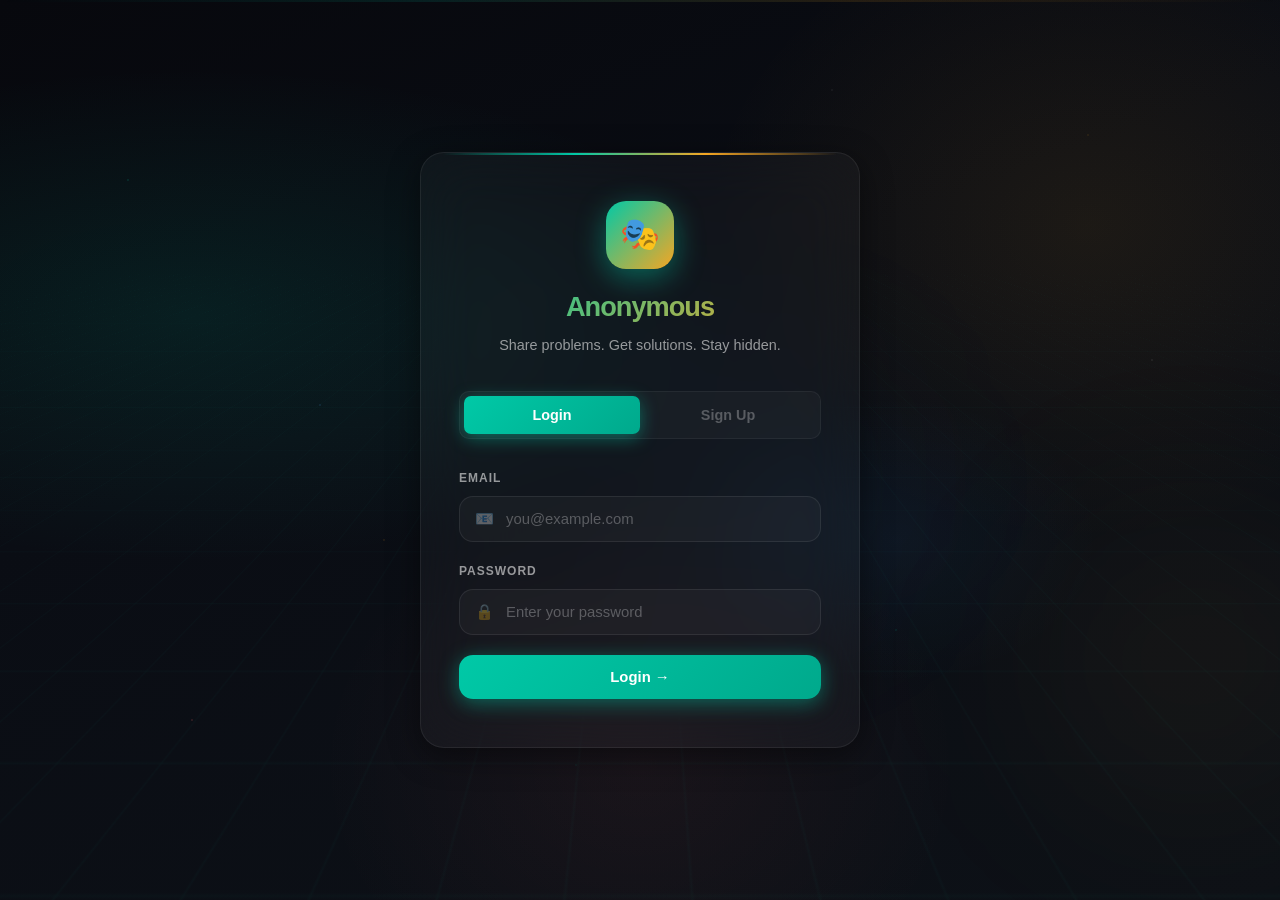
<file: frontend/index.html>
<!DOCTYPE html>
<html lang="en">
<head>
  <meta charset="UTF-8">
  <meta name="viewport" content="width=device-width, initial-scale=1.0">
  <title>Anonymous · Login</title>
  <link rel="stylesheet" href="css/glass.css">
</head>
<body data-page="auth">

  <div class="mesh-bg"></div>
  <div class="glow-orb"></div>
  <div class="glow-orb"></div>
  <div class="glow-orb"></div>
  <div class="scan-line"></div>

  <div class="auth-page page-wrapper">
    <div class="auth-glass glass-static">

      <div class="auth-logo">
        <div class="auth-logo-icon">🎭</div>
        <h1>Anonymous</h1>
        <p>Share problems. Get solutions. Stay hidden.</p>
      </div>

      <div class="auth-switcher">
        <button class="auth-switcher-btn active" id="tabLogin">Login</button>
        <button class="auth-switcher-btn" id="tabSignup">Sign Up</button>
      </div>

      <form id="formLogin">
        <div class="field">
          <label class="field-label">Email</label>
          <div class="field-input-wrap">
            <span class="field-icon">📧</span>
            <input class="field-input" type="email" id="lEmail" placeholder="you@example.com" required>
          </div>
        </div>
        <div class="field">
          <label class="field-label">Password</label>
          <div class="field-input-wrap">
            <span class="field-icon">🔒</span>
            <input class="field-input" type="password" id="lPass" placeholder="Enter your password" required>
          </div>
        </div>
        <button type="submit" class="btn btn-glow">Login →</button>
      </form>

      <form id="formSignup" class="hidden">
        <div class="field">
          <label class="field-label">Email</label>
          <div class="field-input-wrap">
            <span class="field-icon">📧</span>
            <input class="field-input" type="email" id="sEmail" placeholder="you@example.com" required>
          </div>
        </div>
        <div class="field">
          <label class="field-label">Password</label>
          <div class="field-input-wrap">
            <span class="field-icon">🔒</span>
            <input class="field-input" type="password" id="sPass" placeholder="Min 6 characters" required>
          </div>
        </div>
        <div class="field">
          <label class="field-label">Confirm Password</label>
          <div class="field-input-wrap">
            <span class="field-icon">🔒</span>
            <input class="field-input" type="password" id="sConfirm" placeholder="Re-enter password" required>
          </div>
        </div>
        <button type="submit" class="btn btn-glow">Create Account →</button>
      </form>

    </div>
  </div>

  <script src="js/glass-app.js"></script>
</body>
</html>
</file>
<file: frontend/css/glass.css>
/* ═══════════════════════════════════════
   RESET & VARIABLES
   ═══════════════════════════════════════ */
   *,
   *::before,
   *::after {
     margin: 0;
     padding: 0;
     box-sizing: border-box;
   }
   
   :root {
     --accent: #00C9A7;
     --accent-light: #00E8C6;
     --accent-glow: rgba(0, 201, 167, 0.45);
     --accent-2: #F5A623;
     --accent-2-light: #FFBE4F;
     --accent-2-glow: rgba(245, 166, 35, 0.35);
     --accent-3: #FF6B6B;
     --accent-3-glow: rgba(255, 107, 107, 0.3);
     --glass-bg: rgba(255, 255, 255, 0.03);
     --glass-bg-hover: rgba(255, 255, 255, 0.07);
     --glass-border: rgba(255, 255, 255, 0.07);
     --glass-border-hover: rgba(255, 255, 255, 0.15);
     --glass-blur: 28px;
     --text: #F0F0F0;
     --text-dim: rgba(240, 240, 240, 0.6);
     --text-muted: rgba(240, 240, 240, 0.3);
     --danger: #FF6B6B;
     --success: #00C9A7;
     --warning: #F5A623;
     --info: #4DA6FF;
     --radius-xl: 24px;
     --radius-lg: 20px;
     --radius-md: 14px;
     --radius-sm: 10px;
     --radius-full: 50px;
     --shadow: 0 8px 32px rgba(0, 0, 0, 0.45);
     --shadow-glow: 0 0 40px rgba(0, 201, 167, 0.12);
     --transition: 0.35s cubic-bezier(0.25, 0.46, 0.45, 0.94);
     --font: 'Inter', -apple-system, BlinkMacSystemFont, 'Segoe UI', sans-serif;
   }
   
   @import url('https://fonts.googleapis.com/css2?family=Inter:wght@300;400;500;600;700;800;900&display=swap');
   
   html { scroll-behavior: smooth; }
   
   body {
     font-family: var(--font);
     color: var(--text);
     min-height: 100vh;
     overflow-x: hidden;
     line-height: 1.6;
     -webkit-font-smoothing: antialiased;
     background: #07080D;
   }
   
   a { text-decoration: none; color: inherit; }
   .hidden { display: none !important; }
   
   /* ═══════════════════════════════════════
      MESH GRADIENT BACKGROUND
      ═══════════════════════════════════════ */
   .mesh-bg {
     position: fixed;
     inset: 0;
     z-index: 0;
     pointer-events: none;
     overflow: hidden;
     background:
       radial-gradient(ellipse 80% 50% at 15% 35%, rgba(0, 201, 167, 0.1) 0%, transparent 55%),
       radial-gradient(ellipse 60% 70% at 85% 25%, rgba(245, 166, 35, 0.08) 0%, transparent 50%),
       radial-gradient(ellipse 50% 60% at 50% 85%, rgba(255, 107, 107, 0.06) 0%, transparent 50%),
       radial-gradient(ellipse 40% 40% at 70% 60%, rgba(77, 166, 255, 0.05) 0%, transparent 40%),
       linear-gradient(160deg, #07080D 0%, #0A0D14 40%, #0D1117 100%);
   }
   
   /* Hex Grid */
   .mesh-bg::before {
     content: '';
     position: absolute;
     inset: -50%;
     background-image:
       linear-gradient(rgba(0, 201, 167, 0.025) 1px, transparent 1px),
       linear-gradient(90deg, rgba(0, 201, 167, 0.025) 1px, transparent 1px);
     background-size: 50px 50px;
     animation: gridDrift 25s linear infinite;
     transform: perspective(500px) rotateX(60deg);
     transform-origin: center center;
   }
   
   @keyframes gridDrift {
     0% { transform: perspective(500px) rotateX(60deg) translateY(0); }
     100% { transform: perspective(500px) rotateX(60deg) translateY(50px); }
   }
   
   /* Star Particles */
   .mesh-bg::after {
     content: '';
     position: absolute;
     inset: 0;
     background-image:
       radial-gradient(1px 1px at 10% 20%, rgba(0, 232, 198, 0.35) 0%, transparent 100%),
       radial-gradient(1px 1px at 30% 60%, rgba(245, 166, 35, 0.3) 0%, transparent 100%),
       radial-gradient(1px 1px at 50% 30%, rgba(255, 255, 255, 0.2) 0%, transparent 100%),
       radial-gradient(1px 1px at 70% 70%, rgba(0, 201, 167, 0.3) 0%, transparent 100%),
       radial-gradient(1px 1px at 90% 40%, rgba(255, 255, 255, 0.2) 0%, transparent 100%),
       radial-gradient(1.5px 1.5px at 15% 80%, rgba(255, 107, 107, 0.25) 0%, transparent 100%),
       radial-gradient(1px 1px at 85% 15%, rgba(245, 166, 35, 0.25) 0%, transparent 100%),
       radial-gradient(1px 1px at 45% 85%, rgba(0, 201, 167, 0.2) 0%, transparent 100%),
       radial-gradient(1px 1px at 65% 10%, rgba(255, 255, 255, 0.15) 0%, transparent 100%),
       radial-gradient(1.5px 1.5px at 25% 45%, rgba(77, 166, 255, 0.2) 0%, transparent 100%);
     animation: twinkle 8s ease-in-out infinite alternate;
   }
   
   @keyframes twinkle {
     0% { opacity: 0.5; }
     50% { opacity: 1; }
     100% { opacity: 0.6; }
   }
   
   /* Glow Orbs */
   .glow-orb {
     position: fixed;
     border-radius: 50%;
     filter: blur(100px);
     pointer-events: none;
     z-index: 0;
     animation: orbPulse 12s ease-in-out infinite alternate;
   }
   
   .glow-orb:nth-child(1) {
     width: 400px; height: 400px;
     background: rgba(0, 201, 167, 0.06);
     top: -5%; left: -5%;
     animation-duration: 15s;
   }
   
   .glow-orb:nth-child(2) {
     width: 300px; height: 300px;
     background: rgba(245, 166, 35, 0.05);
     bottom: 10%; right: -5%;
     animation-duration: 18s;
     animation-delay: -4s;
   }
   
   .glow-orb:nth-child(3) {
     width: 250px; height: 250px;
     background: rgba(77, 166, 255, 0.04);
     top: 40%; left: 50%;
     animation-duration: 20s;
     animation-delay: -8s;
   }
   
   @keyframes orbPulse {
     0% { opacity: 0.4; transform: scale(1); }
     50% { opacity: 0.8; transform: scale(1.15); }
     100% { opacity: 0.5; transform: scale(0.95); }
   }
   
   /* Scan Line */
   .scan-line {
     position: fixed;
     top: 0; left: 0; right: 0;
     height: 2px;
     background: linear-gradient(90deg, transparent, var(--accent), var(--accent-2), transparent);
     opacity: 0.12;
     z-index: 0;
     animation: scanMove 7s linear infinite;
     pointer-events: none;
   }
   
   @keyframes scanMove {
     0% { top: -2px; }
     100% { top: 100vh; }
   }
   
   /* ═══════════════════════════════════════
      GLASS CARD
      ═══════════════════════════════════════ */
   .glass {
     background: var(--glass-bg);
     backdrop-filter: blur(var(--glass-blur));
     -webkit-backdrop-filter: blur(var(--glass-blur));
     border: 1px solid var(--glass-border);
     border-radius: var(--radius-xl);
     box-shadow: var(--shadow);
     transition: var(--transition);
   }
   
   .glass:hover {
     background: var(--glass-bg-hover);
     border-color: var(--glass-border-hover);
     box-shadow: var(--shadow), var(--shadow-glow);
     transform: translateY(-3px);
   }
   
   .glass-static {
     background: var(--glass-bg);
     backdrop-filter: blur(var(--glass-blur));
     -webkit-backdrop-filter: blur(var(--glass-blur));
     border: 1px solid var(--glass-border);
     border-radius: var(--radius-xl);
     box-shadow: var(--shadow);
   }
   
   /* ═══════════════════════════════════════
      PAGE TRANSITIONS
      ═══════════════════════════════════════ */
   .page-wrapper {
     position: relative;
     z-index: 1;
     animation: fadeUp 0.6s cubic-bezier(0.16, 1, 0.3, 1) both;
   }
   
   @keyframes fadeUp {
     from { opacity: 0; transform: translateY(40px) scale(0.98); }
     to { opacity: 1; transform: translateY(0) scale(1); }
   }
   
   /* ═══════════════════════════════════════
      NAVBAR
      ═══════════════════════════════════════ */
   .nav {
     position: sticky;
     top: 0;
     z-index: 200;
     padding: 14px 0;
   }
   
   .nav-inner {
     max-width: 1280px;
     margin: 0 auto;
     padding: 10px 28px;
     display: flex;
     justify-content: space-between;
     align-items: center;
     background: rgba(7, 8, 13, 0.75);
     backdrop-filter: blur(30px);
     -webkit-backdrop-filter: blur(30px);
     border: 1px solid rgba(255, 255, 255, 0.05);
     border-radius: var(--radius-full);
   }
   
   .nav-brand {
     display: flex;
     align-items: center;
     gap: 12px;
     font-weight: 800;
     font-size: 1.15rem;
     letter-spacing: -0.5px;
   }
   
   .nav-brand-icon {
     width: 36px; height: 36px;
     background: linear-gradient(135deg, var(--accent), var(--accent-2));
     border-radius: 11px;
     display: grid;
     place-items: center;
     font-size: 1rem;
     box-shadow: 0 4px 15px var(--accent-glow);
   }
   
   .nav-links {
     display: flex;
     align-items: center;
     gap: 6px;
   }
   
   .nav-link {
     padding: 8px 18px;
     border-radius: var(--radius-full);
     font-size: 0.85rem;
     font-weight: 500;
     color: var(--text-dim);
     transition: var(--transition);
     cursor: pointer;
     border: none;
     background: none;
   }
   
   .nav-link:hover,
   .nav-link.active {
     color: var(--text);
     background: rgba(255, 255, 255, 0.06);
   }
   
   /* ═══════════════════════════════════════
      DROPDOWN MENU (Profile & Category)
      ═══════════════════════════════════════ */
   .dropdown {
     position: relative;
   }
   
   .dropdown-trigger {
     display: flex;
     align-items: center;
     gap: 8px;
     padding: 6px 16px 6px 8px;
     background: rgba(255, 255, 255, 0.05);
     border: 1px solid rgba(255, 255, 255, 0.08);
     border-radius: var(--radius-full);
     cursor: pointer;
     transition: var(--transition);
     font-family: var(--font);
     font-size: 0.85rem;
     font-weight: 500;
     color: var(--text);
   }
   
   .dropdown-trigger:hover {
     background: rgba(255, 255, 255, 0.1);
     border-color: rgba(255, 255, 255, 0.15);
   }
   
   .dropdown-trigger .trigger-avatar {
     width: 30px; height: 30px;
     background: linear-gradient(135deg, var(--accent), var(--accent-2));
     border-radius: 50%;
     display: grid;
     place-items: center;
     font-size: 0.75rem;
     font-weight: 700;
   }
   
   .dropdown-trigger .trigger-arrow {
     font-size: 0.6rem;
     transition: var(--transition);
     margin-left: 4px;
   }
   
   .dropdown.open .trigger-arrow {
     transform: rotate(180deg);
   }
   
   .dropdown-trigger .trigger-icon {
     width: 30px; height: 30px;
     background: rgba(0, 201, 167, 0.12);
     border-radius: var(--radius-sm);
     display: grid;
     place-items: center;
     font-size: 0.85rem;
   }
   
   .dropdown-menu {
     position: absolute;
     top: calc(100% + 10px);
     right: 0;
     min-width: 240px;
     background: rgba(12, 14, 22, 0.96);
     backdrop-filter: blur(30px);
     -webkit-backdrop-filter: blur(30px);
     border: 1px solid rgba(255, 255, 255, 0.08);
     border-radius: var(--radius-lg);
     box-shadow: 0 20px 60px rgba(0, 0, 0, 0.6), 0 0 30px rgba(0, 201, 167, 0.06);
     padding: 8px;
     opacity: 0;
     visibility: hidden;
     transform: translateY(-10px) scale(0.96);
     transition: var(--transition);
     z-index: 300;
   }
   
   .dropdown.open .dropdown-menu {
     opacity: 1;
     visibility: visible;
     transform: translateY(0) scale(1);
   }
   
   .dropdown-menu.left-align {
     left: 0;
     right: auto;
   }
   
   .dropdown-header {
     padding: 14px 16px;
     border-bottom: 1px solid rgba(255, 255, 255, 0.06);
     margin-bottom: 6px;
   }
   
   .dropdown-header .dh-name {
     font-weight: 700;
     font-size: 0.95rem;
     margin-bottom: 2px;
   }
   
   .dropdown-header .dh-email {
     font-size: 0.78rem;
     color: var(--text-muted);
   }
   
   .dropdown-header .dh-badge {
     display: inline-flex;
     align-items: center;
     gap: 4px;
     margin-top: 8px;
     padding: 3px 10px;
     background: rgba(0, 201, 167, 0.12);
     border-radius: var(--radius-full);
     font-size: 0.7rem;
     font-weight: 600;
     color: var(--success);
   }
   
   .dropdown-item {
     display: flex;
     align-items: center;
     gap: 12px;
     width: 100%;
     padding: 11px 16px;
     border: none;
     background: none;
     color: var(--text-dim);
     font-family: var(--font);
     font-size: 0.88rem;
     font-weight: 500;
     cursor: pointer;
     border-radius: var(--radius-sm);
     transition: var(--transition);
     text-align: left;
   }
   
   .dropdown-item:hover {
     background: rgba(255, 255, 255, 0.06);
     color: var(--text);
   }
   
   .dropdown-item .di-icon {
     width: 32px; height: 32px;
     background: rgba(255, 255, 255, 0.04);
     border-radius: var(--radius-sm);
     display: grid;
     place-items: center;
     font-size: 0.9rem;
     flex-shrink: 0;
   }
   
   .dropdown-item.active {
     background: rgba(0, 201, 167, 0.08);
     color: var(--accent-light);
   }
   
   .dropdown-item.active .di-icon {
     background: rgba(0, 201, 167, 0.15);
   }
   
   .dropdown-item.danger { color: var(--danger); }
   .dropdown-item.danger:hover { background: rgba(255, 107, 107, 0.1); }
   
   .dropdown-divider {
     height: 1px;
     background: rgba(255, 255, 255, 0.06);
     margin: 6px 0;
   }
   
   /* Category label on dropdown trigger */
   .cat-label {
     max-width: 100px;
     overflow: hidden;
     text-overflow: ellipsis;
     white-space: nowrap;
   }
   
   /* ═══════════════════════════════════════
      CONTAINER
      ═══════════════════════════════════════ */
   .container {
     max-width: 1280px;
     margin: 0 auto;
     padding: 0 24px;
   }
   
   /* ═══════════════════════════════════════
      AUTH PAGE
      ═══════════════════════════════════════ */
   .auth-page {
     min-height: 100vh;
     display: grid;
     place-items: center;
     padding: 24px;
   }
   
   .auth-glass {
     width: 100%;
     max-width: 440px;
     padding: 48px 38px;
     position: relative;
     overflow: hidden;
   }
   
   .auth-glass::after {
     content: '';
     position: absolute;
     top: 0; left: 0; right: 0;
     height: 2px;
     background: linear-gradient(90deg, transparent 5%, var(--accent) 35%, var(--accent-2) 65%, transparent 95%);
   }
   
   .auth-logo {
     text-align: center;
     margin-bottom: 34px;
   }
   
   .auth-logo-icon {
     width: 68px; height: 68px;
     background: linear-gradient(135deg, var(--accent), var(--accent-2));
     border-radius: 20px;
     display: grid;
     place-items: center;
     font-size: 2rem;
     margin: 0 auto 16px;
     box-shadow: 0 8px 30px var(--accent-glow);
     animation: logoBreath 4s ease-in-out infinite alternate;
   }
   
   @keyframes logoBreath {
     from { box-shadow: 0 8px 30px var(--accent-glow); transform: scale(1); }
     to { box-shadow: 0 12px 50px rgba(0, 201, 167, 0.5); transform: scale(1.04); }
   }
   
   .auth-logo h1 {
     font-size: 1.7rem;
     font-weight: 800;
     letter-spacing: -1px;
     background: linear-gradient(135deg, var(--accent), var(--accent-2));
     -webkit-background-clip: text;
     -webkit-text-fill-color: transparent;
     background-clip: text;
   }
   
   .auth-logo p {
     color: var(--text-dim);
     font-size: 0.9rem;
     margin-top: 5px;
   }
   
   /* Switcher */
   .auth-switcher {
     display: flex;
     background: rgba(255, 255, 255, 0.03);
     border-radius: var(--radius-sm);
     padding: 4px;
     margin-bottom: 30px;
     border: 1px solid rgba(255, 255, 255, 0.05);
   }
   
   .auth-switcher-btn {
     flex: 1;
     padding: 11px;
     text-align: center;
     font-weight: 600;
     font-size: 0.9rem;
     color: var(--text-muted);
     border: none;
     background: none;
     border-radius: 7px;
     cursor: pointer;
     transition: var(--transition);
     font-family: var(--font);
   }
   
   .auth-switcher-btn.active {
     background: linear-gradient(135deg, var(--accent), #00a98c);
     color: #fff;
     box-shadow: 0 4px 18px var(--accent-glow);
   }
   
   /* ═══════════════════════════════════════
      FORM ELEMENTS
      ═══════════════════════════════════════ */
   .field {
     margin-bottom: 20px;
   }
   
   .field-label {
     display: block;
     font-size: 0.75rem;
     font-weight: 600;
     color: var(--text-dim);
     text-transform: uppercase;
     letter-spacing: 1px;
     margin-bottom: 8px;
   }
   
   .field-input-wrap {
     position: relative;
   }
   
   .field-icon {
     position: absolute;
     left: 16px;
     top: 50%;
     transform: translateY(-50%);
     font-size: 0.95rem;
     color: var(--text-muted);
     pointer-events: none;
     transition: var(--transition);
   }
   
   .field-input {
     width: 100%;
     padding: 14px 16px 14px 46px;
     background: rgba(255, 255, 255, 0.03);
     border: 1px solid rgba(255, 255, 255, 0.08);
     border-radius: var(--radius-md);
     color: var(--text);
     font-size: 0.93rem;
     font-family: var(--font);
     outline: none;
     transition: var(--transition);
   }
   
   .field-input:focus {
     border-color: var(--accent);
     background: rgba(0, 201, 167, 0.04);
     box-shadow: 0 0 0 4px rgba(0, 201, 167, 0.08);
   }
   
   .field-input:focus ~ .field-icon {
     color: var(--accent-light);
   }
   
   .field-input::placeholder { color: var(--text-muted); }
   .field-input--plain { padding-left: 16px; }
   
   .field-textarea {
     width: 100%;
     padding: 16px;
     background: rgba(255, 255, 255, 0.03);
     border: 1px solid rgba(255, 255, 255, 0.08);
     border-radius: var(--radius-md);
     color: var(--text);
     font-size: 0.93rem;
     font-family: var(--font);
     outline: none;
     transition: var(--transition);
     min-height: 130px;
     resize: vertical;
     line-height: 1.7;
   }
   
   .field-textarea:focus {
     border-color: var(--accent);
     background: rgba(0, 201, 167, 0.04);
     box-shadow: 0 0 0 4px rgba(0, 201, 167, 0.08);
   }
   
   .field-textarea::placeholder { color: var(--text-muted); }
   
   /* ═══════════════════════════════════════
      BUTTONS
      ═══════════════════════════════════════ */
   .btn {
     display: inline-flex;
     align-items: center;
     justify-content: center;
     gap: 8px;
     padding: 14px 28px;
     font-family: var(--font);
     font-size: 0.93rem;
     font-weight: 600;
     border: none;
     border-radius: var(--radius-md);
     cursor: pointer;
     transition: var(--transition);
     position: relative;
     overflow: hidden;
   }
   
   .btn::after {
     content: '';
     position: absolute;
     inset: 0;
     background: linear-gradient(135deg, rgba(255,255,255,0.12), transparent);
     opacity: 0;
     transition: var(--transition);
   }
   
   .btn:hover::after { opacity: 1; }
   
   .btn-glow {
     background: linear-gradient(135deg, var(--accent), #00a98c);
     color: #fff;
     box-shadow: 0 4px 20px var(--accent-glow);
     width: 100%;
   }
   
   .btn-glow:hover {
     transform: translateY(-3px);
     box-shadow: 0 8px 40px rgba(0, 201, 167, 0.5);
   }
   
   .btn-glow:active { transform: translateY(-1px); }
   
   .btn-amber {
     background: linear-gradient(135deg, var(--accent-2), #e09422);
     color: #fff;
     box-shadow: 0 4px 20px var(--accent-2-glow);
   }
   
   .btn-amber:hover {
     transform: translateY(-3px);
     box-shadow: 0 8px 35px rgba(245, 166, 35, 0.5);
   }
   
   .btn-ghost {
     background: rgba(255, 255, 255, 0.04);
     color: var(--text);
     border: 1px solid rgba(255, 255, 255, 0.08);
   }
   
   .btn-ghost:hover {
     background: rgba(255, 255, 255, 0.1);
     border-color: rgba(255, 255, 255, 0.15);
     transform: translateY(-2px);
   }
   
   .btn-sm {
     padding: 9px 18px;
     font-size: 0.82rem;
     border-radius: var(--radius-sm);
   }
   
   .btn-pill { border-radius: var(--radius-full); }
   
   /* ═══════════════════════════════════════
      USERNAME PAGE
      ═══════════════════════════════════════ */
   .username-page {
     min-height: 100vh;
     display: grid;
     place-items: center;
     padding: 24px;
   }
   
   .username-glass {
     width: 100%;
     max-width: 500px;
     padding: 48px 40px;
     text-align: center;
   }
   
   .username-emoji {
     font-size: 3.8rem;
     margin-bottom: 14px;
     animation: maskFloat 3s ease-in-out infinite;
   }
   
   @keyframes maskFloat {
     0%, 100% { transform: translateY(0) rotate(0deg); }
     33% { transform: translateY(-8px) rotate(-3deg); }
     66% { transform: translateY(-4px) rotate(3deg); }
   }
   
   .username-glass h2 {
     font-size: 1.5rem;
     font-weight: 800;
     letter-spacing: -0.5px;
     margin-bottom: 6px;
   }
   
   .username-glass .subtitle {
     color: var(--text-dim);
     font-size: 0.9rem;
     margin-bottom: 30px;
     line-height: 1.6;
   }
   
   .gen-badge {
     display: inline-flex;
     align-items: center;
     gap: 10px;
     background: rgba(0, 201, 167, 0.1);
     border: 1px dashed rgba(0, 201, 167, 0.35);
     padding: 14px 28px;
     border-radius: var(--radius-full);
     margin-bottom: 18px;
     font-size: 1.08rem;
     font-weight: 700;
     color: var(--accent-light);
     letter-spacing: 0.3px;
     transition: var(--transition);
   }
   
   .gen-badge.pop { animation: popBounce 0.4s ease; }
   
   @keyframes popBounce {
     0% { transform: scale(0.8); opacity: 0.4; }
     60% { transform: scale(1.1); }
     100% { transform: scale(1); opacity: 1; }
   }
   
   .divider-or {
     display: flex;
     align-items: center;
     gap: 16px;
     margin: 24px 0;
     color: var(--text-muted);
     font-size: 0.75rem;
     text-transform: uppercase;
     letter-spacing: 2px;
   }
   
   .divider-or::before,
   .divider-or::after {
     content: '';
     flex: 1;
     height: 1px;
     background: rgba(255, 255, 255, 0.06);
   }
   
   /* ═══════════════════════════════════════
      DASHBOARD
      ═══════════════════════════════════════ */
   .dash-section {
     padding: 50px 0 120px;
   }
   
   .dash-hero {
     text-align: center;
     margin-bottom: 50px;
   }
   
   .dash-hero h1 {
     font-size: 2.3rem;
     font-weight: 900;
     letter-spacing: -1.5px;
     margin-bottom: 6px;
   }
   
   .dash-hero h1 span {
     background: linear-gradient(135deg, var(--accent), var(--accent-2), var(--accent-3));
     -webkit-background-clip: text;
     -webkit-text-fill-color: transparent;
     background-clip: text;
   }
   
   .dash-hero p {
     color: var(--text-dim);
     font-size: 1.05rem;
   }
   
   .stats-row {
     display: grid;
     grid-template-columns: repeat(4, 1fr);
     gap: 20px;
     margin-bottom: 50px;
   }
   
   .stat-glass {
     padding: 28px 22px;
     text-align: center;
     cursor: default;
   }
   
   .stat-glass .stat-emoji {
     font-size: 2.2rem;
     margin-bottom: 10px;
     display: block;
   }
   
   .stat-glass .stat-val {
     font-size: 2.4rem;
     font-weight: 900;
     letter-spacing: -2px;
     background: linear-gradient(135deg, var(--accent), var(--accent-2));
     -webkit-background-clip: text;
     -webkit-text-fill-color: transparent;
     background-clip: text;
     line-height: 1.1;
   }
   
   .stat-glass .stat-lbl {
     color: var(--text-dim);
     font-size: 0.8rem;
     margin-top: 6px;
     font-weight: 500;
   }
   
   .dash-cta { text-align: center; }
   
   /* ═══════════════════════════════════════
      COMMUNITY LAYOUT
      ═══════════════════════════════════════ */
   .community-section {
     padding: 28px 0 120px;
   }
   
   .community-grid {
     display: grid;
     grid-template-columns: 250px 1fr;
     gap: 26px;
     align-items: start;
   }
   
   /* Sidebar */
   .sidebar-glass {
     position: sticky;
     top: 88px;
     padding: 22px;
   }
   
   .sidebar-title {
     font-size: 0.7rem;
     font-weight: 700;
     text-transform: uppercase;
     letter-spacing: 1.5px;
     color: var(--text-muted);
     margin-bottom: 14px;
   }
   
   .filter-item {
     display: flex;
     align-items: center;
     gap: 10px;
     width: 100%;
     padding: 10px 14px;
     border: none;
     background: none;
     color: var(--text-dim);
     font-family: var(--font);
     font-size: 0.85rem;
     font-weight: 500;
     cursor: pointer;
     border-radius: var(--radius-sm);
     transition: var(--transition);
     text-align: left;
     position: relative;
   }
   
   .filter-item:hover {
     background: rgba(255, 255, 255, 0.04);
     color: var(--text);
   }
   
   .filter-item.active {
     background: rgba(0, 201, 167, 0.1);
     color: var(--text);
   }
   
   .filter-item.active::before {
     content: '';
     position: absolute;
     left: 0; top: 6px; bottom: 6px;
     width: 3px;
     background: var(--accent);
     border-radius: 3px;
   }
   
   .filter-item .f-count {
     margin-left: auto;
     font-size: 0.7rem;
     background: rgba(255, 255, 255, 0.04);
     padding: 2px 9px;
     border-radius: var(--radius-full);
     color: var(--text-muted);
   }
   
   .rules-glass {
     padding: 18px;
     margin-top: 14px;
   }
   
   .rules-glass p {
     font-size: 0.8rem;
     color: var(--text-dim);
     line-height: 2;
   }
   
   /* Feed */
   .feed { min-width: 0; }
   
   /* Composer */
   .composer-glass {
     padding: 26px;
     margin-bottom: 22px;
     position: relative;
     overflow: hidden;
   }
   
   .composer-glass::before {
     content: '';
     position: absolute;
     top: 0; left: 0; right: 0;
     height: 2px;
     background: linear-gradient(90deg, var(--accent), var(--accent-2));
     opacity: 0.6;
   }
   
   .composer-header {
     display: flex;
     align-items: center;
     gap: 14px;
     margin-bottom: 20px;
   }
   
   .composer-avatar {
     width: 44px; height: 44px;
     background: linear-gradient(135deg, var(--accent), var(--accent-2));
     border-radius: 50%;
     display: grid;
     place-items: center;
     font-size: 1.3rem;
     flex-shrink: 0;
   }
   
   .composer-header span {
     color: var(--text-dim);
     font-size: 0.92rem;
   }
   
   .tag-row {
     display: flex;
     gap: 8px;
     flex-wrap: wrap;
     margin-bottom: 16px;
   }
   
   .tag-chip {
     padding: 7px 16px;
     border-radius: var(--radius-full);
     font-size: 0.78rem;
     font-weight: 600;
     font-family: var(--font);
     cursor: pointer;
     border: 1px solid rgba(255, 255, 255, 0.08);
     background: rgba(255, 255, 255, 0.03);
     color: var(--text-dim);
     transition: var(--transition);
   }
   
   .tag-chip:hover {
     background: rgba(255, 255, 255, 0.06);
     color: var(--text);
   }
   
   .tag-chip.active {
     border-color: var(--accent);
     color: var(--accent-light);
     background: rgba(0, 201, 167, 0.1);
   }
   
   .tag-chip[data-tag="urgent"].active {
     border-color: var(--danger); color: var(--danger);
     background: rgba(255, 107, 107, 0.1);
   }
   .tag-chip[data-tag="help"].active {
     border-color: var(--warning); color: var(--warning);
     background: rgba(245, 166, 35, 0.1);
   }
   .tag-chip[data-tag="discussion"].active {
     border-color: var(--info); color: var(--info);
     background: rgba(77, 166, 255, 0.1);
   }
   .tag-chip[data-tag="advice"].active {
     border-color: #E991E3; color: #E991E3;
     background: rgba(233, 145, 227, 0.1);
   }
   
   .composer-footer {
     display: flex;
     justify-content: space-between;
     align-items: center;
     margin-top: 16px;
   }
   
   /* Toggle */
   .toggle-wrap {
     display: flex;
     align-items: center;
     gap: 10px;
     font-size: 0.83rem;
     color: var(--text-dim);
   }
   
   .toggle {
     position: relative;
     width: 44px; height: 24px;
   }
   
   .toggle input {
     opacity: 0; width: 0; height: 0; position: absolute;
   }
   
   .toggle-track {
     position: absolute;
     inset: 0;
     background: rgba(255, 255, 255, 0.06);
     border: 1px solid rgba(255, 255, 255, 0.1);
     border-radius: 24px;
     cursor: pointer;
     transition: var(--transition);
   }
   
   .toggle-track::before {
     content: '';
     position: absolute;
     width: 18px; height: 18px;
     left: 2px; top: 2px;
     background: var(--text-muted);
     border-radius: 50%;
     transition: var(--transition);
   }
   
   .toggle input:checked + .toggle-track {
     background: var(--accent);
     border-color: var(--accent);
   }
   
   .toggle input:checked + .toggle-track::before {
     transform: translateX(20px);
     background: white;
   }
   
   /* ═══════════════════════════════════════
      POST CARDS
      ═══════════════════════════════════════ */
   .post-glass {
     padding: 24px;
     margin-bottom: 16px;
     cursor: default;
   }
   
   .post-top {
     display: flex;
     justify-content: space-between;
     align-items: flex-start;
     margin-bottom: 12px;
   }
   
   .post-user {
     display: flex;
     align-items: center;
     gap: 11px;
   }
   
   .post-avatar {
     width: 38px; height: 38px;
     border-radius: 50%;
     display: grid;
     place-items: center;
     font-size: 0.9rem;
     font-weight: 700;
     flex-shrink: 0;
   }
   
   .post-avatar.av-teal { background: linear-gradient(135deg, #00C9A7, #00a98c); }
   .post-avatar.av-amber { background: linear-gradient(135deg, #F5A623, #e09422); }
   .post-avatar.av-coral { background: linear-gradient(135deg, #FF6B6B, #d05050); }
   .post-avatar.av-sky { background: linear-gradient(135deg, #4DA6FF, #2980b9); }
   .post-avatar.av-pink { background: linear-gradient(135deg, #E991E3, #c76ec2); }
   
   .post-name { font-weight: 600; font-size: 0.9rem; }
   .post-time { font-size: 0.75rem; color: var(--text-muted); }
   
   .post-tag {
     padding: 4px 13px;
     border-radius: var(--radius-full);
     font-size: 0.7rem;
     font-weight: 700;
     text-transform: uppercase;
     letter-spacing: 0.5px;
   }
   
   .post-tag.t-urgent { background: rgba(255, 107, 107, 0.12); color: var(--danger); }
   .post-tag.t-help { background: rgba(245, 166, 35, 0.12); color: var(--warning); }
   .post-tag.t-discussion { background: rgba(77, 166, 255, 0.12); color: var(--info); }
   .post-tag.t-advice { background: rgba(233, 145, 227, 0.12); color: #E991E3; }
   .post-tag.t-general { background: rgba(255, 255, 255, 0.06); color: var(--text-dim); }
   
   .post-title {
     font-size: 1.1rem;
     font-weight: 700;
     margin-bottom: 6px;
     letter-spacing: -0.3px;
     line-height: 1.4;
   }
   
   .post-body {
     color: var(--text-dim);
     font-size: 0.9rem;
     line-height: 1.75;
     margin-bottom: 16px;
   }
   
   .post-actions {
     display: flex;
     align-items: center;
     gap: 6px;
     padding-top: 14px;
     border-top: 1px solid rgba(255, 255, 255, 0.04);
   }
   
   .act-btn {
     display: flex;
     align-items: center;
     gap: 6px;
     padding: 7px 14px;
     border: none;
     background: none;
     color: var(--text-muted);
     font-family: var(--font);
     font-size: 0.8rem;
     font-weight: 500;
     cursor: pointer;
     border-radius: var(--radius-sm);
     transition: var(--transition);
   }
   
   .act-btn:hover {
     background: rgba(255, 255, 255, 0.04);
     color: var(--text);
   }
   
   .act-btn.liked { color: #FF6B6B; }
   
   /* Responses */
   .responses-wrap {
     margin-top: 14px;
     padding-top: 12px;
     border-top: 1px solid rgba(255, 255, 255, 0.04);
   }
   
   .resp-item {
     display: flex;
     gap: 11px;
     padding: 11px 0;
   }
   
   .resp-item + .resp-item {
     border-top: 1px solid rgba(255, 255, 255, 0.03);
   }
   
   .resp-av {
     width: 30px; height: 30px;
     border-radius: 50%;
     background: rgba(0, 201, 167, 0.1);
     display: grid;
     place-items: center;
     font-size: 0.72rem;
     flex-shrink: 0;
     color: var(--accent-light);
     font-weight: 700;
   }
   
   .resp-name {
     font-weight: 600;
     font-size: 0.8rem;
     margin-bottom: 2px;
   }
   
   .resp-name span {
     color: var(--text-muted);
     font-weight: 400;
     font-size: 0.72rem;
   }
   
   .resp-text {
     color: var(--text-dim);
     font-size: 0.85rem;
     line-height: 1.6;
   }
   
   .resp-input-row {
     display: flex;
     gap: 10px;
     margin-top: 12px;
   }
   
   .resp-input-row input { flex: 1; }
   
   /* ═══════════════════════════════════════
      EMPTY STATE & SPINNER
      ═══════════════════════════════════════ */
   .empty {
     text-align: center;
     padding: 65px 20px;
   }
   
   .empty-icon {
     font-size: 3.8rem;
     margin-bottom: 14px;
     opacity: 0.6;
   }
   
   .empty h3 {
     font-size: 1.15rem;
     margin-bottom: 6px;
   }
   
   .empty p {
     color: var(--text-dim);
     font-size: 0.88rem;
   }
   
   .spinner {
     width: 40px; height: 40px;
     border: 3px solid rgba(255, 255, 255, 0.06);
     border-top: 3px solid var(--accent);
     border-radius: 50%;
     animation: spin 0.8s linear infinite;
     margin: 40px auto;
   }
   
   @keyframes spin { to { transform: rotate(360deg); } }
   
   /* ═══════════════════════════════════════
      TOAST
      ═══════════════════════════════════════ */
   .toast-wrap {
     position: fixed;
     top: 24px;
     right: 24px;
     z-index: 9999;
     display: flex;
     flex-direction: column;
     gap: 10px;
   }
   
   .toast {
     display: flex;
     align-items: center;
     gap: 12px;
     padding: 14px 22px;
     background: rgba(7, 8, 13, 0.94);
     backdrop-filter: blur(20px);
     -webkit-backdrop-filter: blur(20px);
     border: 1px solid rgba(255, 255, 255, 0.08);
     border-radius: var(--radius-md);
     box-shadow: 0 10px 40px rgba(0, 0, 0, 0.5);
     min-width: 290px;
     animation: toastIn 0.4s cubic-bezier(0.16, 1, 0.3, 1);
     font-size: 0.88rem;
   }
   
   .toast.t-success { border-left: 4px solid var(--success); }
   .toast.t-error { border-left: 4px solid var(--danger); }
   .toast.t-info { border-left: 4px solid var(--accent-2); }
   
   @keyframes toastIn {
     from { transform: translateX(120%); opacity: 0; }
     to { transform: translateX(0); opacity: 1; }
   }
   
   @keyframes toastOut {
     from { transform: translateX(0); opacity: 1; }
     to { transform: translateX(120%); opacity: 0; }
   }
   
   /* ═══════════════════════════════════════
      FOOTER TASKBAR
      ═══════════════════════════════════════ */
   .taskbar {
     position: fixed;
     bottom: 0;
     left: 0;
     right: 0;
     z-index: 200;
     padding: 10px 0;
     pointer-events: none;
   }
   
   .taskbar-inner {
     max-width: 600px;
     margin: 0 auto;
     padding: 8px 12px;
     display: flex;
     justify-content: center;
     align-items: center;
     gap: 6px;
     background: rgba(7, 8, 13, 0.85);
     backdrop-filter: blur(30px);
     -webkit-backdrop-filter: blur(30px);
     border: 1px solid rgba(255, 255, 255, 0.06);
     border-radius: var(--radius-full);
     box-shadow: 0 -4px 30px rgba(0, 0, 0, 0.4);
     pointer-events: all;
   }
   
   .tb-item {
     display: flex;
     flex-direction: column;
     align-items: center;
     gap: 2px;
     padding: 8px 18px;
     border: none;
     background: none;
     color: var(--text-muted);
     font-family: var(--font);
     font-size: 0.68rem;
     font-weight: 500;
     cursor: pointer;
     border-radius: var(--radius-md);
     transition: var(--transition);
     position: relative;
   }
   
   .tb-item .tb-icon {
     font-size: 1.25rem;
     line-height: 1;
   }
   
   .tb-item:hover {
     color: var(--text);
     background: rgba(255, 255, 255, 0.06);
   }
   
   .tb-item.active {
     color: var(--accent-light);
   }
   
   .tb-item.active::after {
     content: '';
     position: absolute;
     bottom: 2px;
     width: 16px;
     height: 3px;
     background: var(--accent);
     border-radius: 3px;
   }
   
   /* Compose FAB in taskbar */
   .tb-compose {
     width: 52px; height: 52px;
     border-radius: 50%;
     background: linear-gradient(135deg, var(--accent), var(--accent-2));
     border: none;
     display: grid;
     place-items: center;
     font-size: 1.5rem;
     color: #fff;
     cursor: pointer;
     box-shadow: 0 4px 20px var(--accent-glow);
     transition: var(--transition);
     margin: 0 10px;
     position: relative;
     top: -10px;
   }
   
   .tb-compose:hover {
     transform: scale(1.12) translateY(-3px);
     box-shadow: 0 8px 35px rgba(0, 201, 167, 0.55);
   }
   
   .tb-compose:active {
     transform: scale(1.05) translateY(-1px);
   }
   
   /* ═══════════════════════════════════════
      COMPOSER MODAL (Triggered from taskbar)
      ═══════════════════════════════════════ */
   .modal-overlay {
     position: fixed;
     inset: 0;
     z-index: 500;
     background: rgba(0, 0, 0, 0.6);
     backdrop-filter: blur(6px);
     -webkit-backdrop-filter: blur(6px);
     display: grid;
     place-items: center;
     padding: 24px;
     opacity: 0;
     visibility: hidden;
     transition: var(--transition);
   }
   
   .modal-overlay.show {
     opacity: 1;
     visibility: visible;
   }
   
   .modal-glass {
     width: 100%;
     max-width: 560px;
     background: rgba(12, 14, 22, 0.97);
     backdrop-filter: blur(30px);
     -webkit-backdrop-filter: blur(30px);
     border: 1px solid rgba(255, 255, 255, 0.08);
     border-radius: var(--radius-xl);
     box-shadow: 0 30px 80px rgba(0, 0, 0, 0.6);
     padding: 32px;
     transform: translateY(30px) scale(0.95);
     transition: var(--transition);
     position: relative;
     overflow: hidden;
     max-height: 90vh;
     overflow-y: auto;
   }
   
   .modal-overlay.show .modal-glass {
     transform: translateY(0) scale(1);
   }
   
   .modal-glass::before {
     content: '';
     position: absolute;
     top: 0; left: 0; right: 0;
     height: 2px;
     background: linear-gradient(90deg, var(--accent), var(--accent-2), var(--accent-3));
   }
   
   .modal-top {
     display: flex;
     justify-content: space-between;
     align-items: center;
     margin-bottom: 24px;
   }
   
   .modal-top h3 {
     font-size: 1.15rem;
     font-weight: 800;
     letter-spacing: -0.3px;
   }
   
   .modal-close {
     width: 36px; height: 36px;
     border-radius: 50%;
     border: 1px solid rgba(255, 255, 255, 0.08);
     background: rgba(255, 255, 255, 0.04);
     color: var(--text-dim);
     font-size: 1rem;
     cursor: pointer;
     display: grid;
     place-items: center;
     transition: var(--transition);
   }
   
   .modal-close:hover {
     background: rgba(255, 107, 107, 0.15);
     color: var(--danger);
     border-color: rgba(255, 107, 107, 0.3);
   }
   
   /* ═══════════════════════════════════════
      RESPONSIVE
      ═══════════════════════════════════════ */
   @media (max-width: 1024px) {
     .stats-row { grid-template-columns: repeat(2, 1fr); }
   }
   
   @media (max-width: 900px) {
     .community-grid { grid-template-columns: 1fr; }
     .sidebar-glass { position: static; }
     .sidebar-glass .filter-list {
       display: flex;
       flex-wrap: wrap;
       gap: 6px;
     }
     .filter-item { flex: none; padding: 8px 14px; }
     .filter-item.active::before { display: none; }
     .rules-glass { display: none; }
   }
   
   @media (max-width: 600px) {
     .auth-glass { padding: 34px 22px; }
     .username-glass { padding: 34px 22px; }
     .stats-row { grid-template-columns: 1fr 1fr; gap: 12px; }
     .stat-glass { padding: 20px 14px; }
     .stat-glass .stat-val { font-size: 1.9rem; }
     .dash-hero h1 { font-size: 1.6rem; }
     .nav-inner { padding: 8px 14px; }
     .nav-link span { display: none; }
     .post-glass { padding: 18px; }
     .post-actions { flex-wrap: wrap; }
     .dropdown-menu { min-width: 200px; right: -10px; }
     .tb-item { padding: 8px 12px; }
     .modal-glass { padding: 24px 18px; }
   }
   
   @media (max-width: 400px) {
     .stats-row { grid-template-columns: 1fr; }
     .gen-badge { font-size: 0.92rem; padding: 12px 18px; }
     .tb-item span:not(.tb-icon) { display: none; }
     .tb-item { padding: 8px 14px; }
   }
</file>
